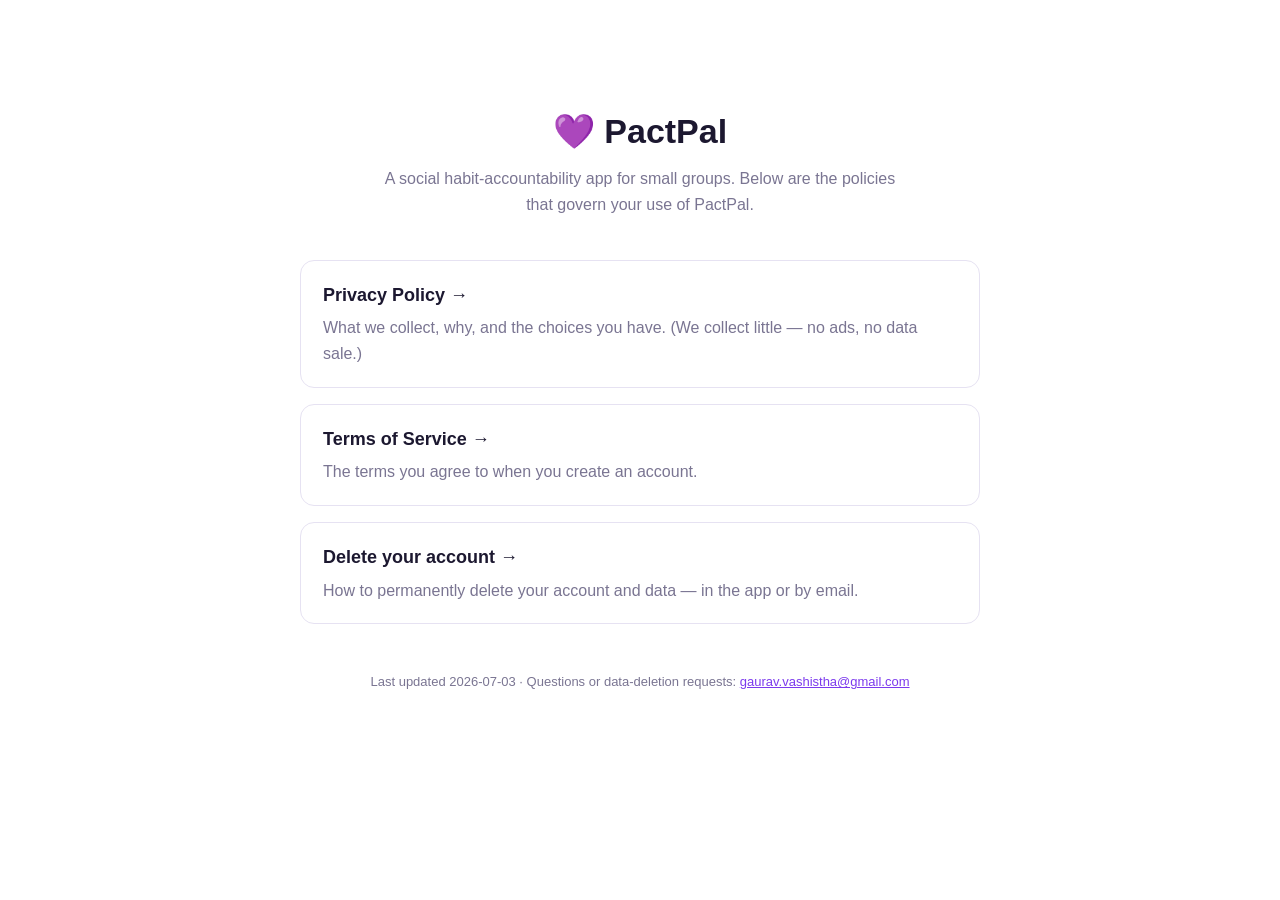
<file: index.html>
<!doctype html>
<html lang="en">
<head>
  <meta charset="utf-8">
  <meta name="viewport" content="width=device-width, initial-scale=1">
  <title>PactPal — Legal</title>
  <link rel="stylesheet" href="./style.css">
</head>
<body>
  <div class="wrap">
    <div class="hero">
      <h1>💜 PactPal</h1>
      <p>A social habit-accountability app for small groups. Below are the policies that govern your use of PactPal.</p>
    </div>
    <div class="cards">
      <a class="card" href="./privacy/">
        <h3>Privacy Policy →</h3>
        <p>What we collect, why, and the choices you have. (We collect little — no ads, no data sale.)</p>
      </a>
      <a class="card" href="./terms/">
        <h3>Terms of Service →</h3>
        <p>The terms you agree to when you create an account.</p>
      </a>
      <a class="card" href="./delete-account/">
        <h3>Delete your account →</h3>
        <p>How to permanently delete your account and data — in the app or by email.</p>
      </a>
    </div>
    <footer>
      Last updated 2026-07-03 · Questions or data-deletion requests:
      <a href="mailto:gaurav.vashistha@gmail.com">gaurav.vashistha@gmail.com</a>
    </footer>
  </div>
</body>
</html>
</file>
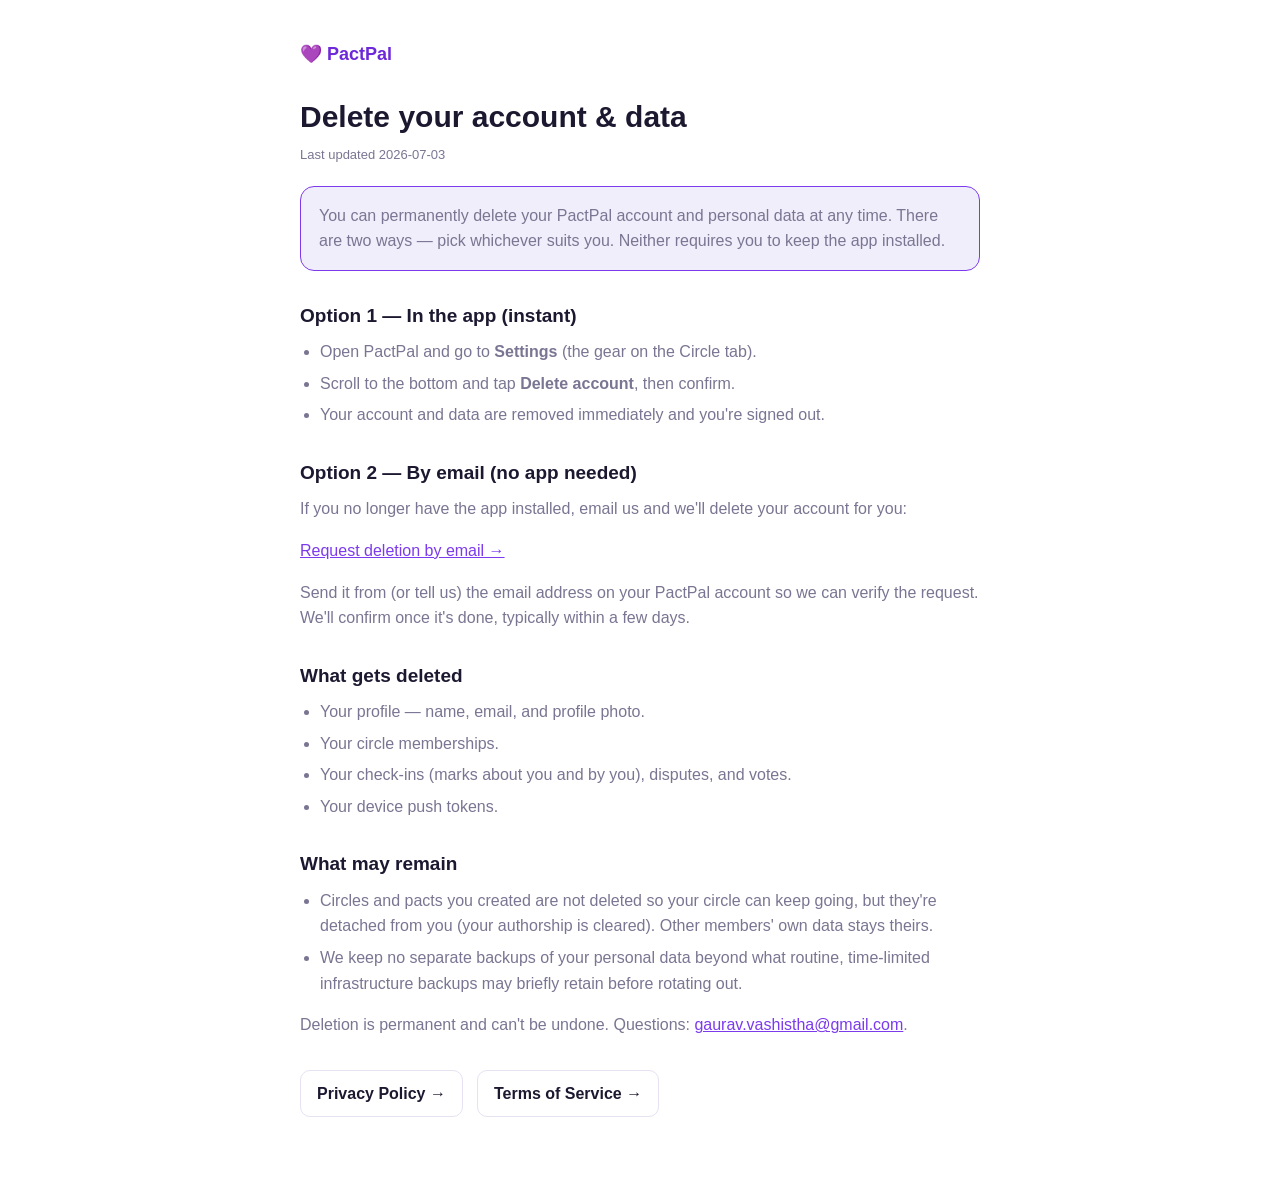
<file: delete-account/index.html>
<!doctype html>
<html lang="en">
<head>
  <meta charset="utf-8">
  <meta name="viewport" content="width=device-width, initial-scale=1">
  <title>PactPal — Delete Your Account</title>
  <link rel="stylesheet" href="../style.css">
</head>
<body>
  <div class="wrap">
    <header><a class="brand" href="../">💜 PactPal</a></header>
    <h1>Delete your account &amp; data</h1>
    <p class="updated">Last updated 2026-07-03</p>
    <p class="intro">You can permanently delete your PactPal account and personal data at any time. There are two ways — pick whichever suits you. Neither requires you to keep the app installed.</p>

    <h2>Option 1 — In the app (instant)</h2>
    <ul>
      <li>Open PactPal and go to <strong>Settings</strong> (the gear on the Circle tab).</li>
      <li>Scroll to the bottom and tap <strong>Delete account</strong>, then confirm.</li>
      <li>Your account and data are removed immediately and you're signed out.</li>
    </ul>

    <h2>Option 2 — By email (no app needed)</h2>
    <p>If you no longer have the app installed, email us and we'll delete your account for you:</p>
    <p>
      <a href="mailto:gaurav.vashistha@gmail.com?subject=PactPal%20account%20deletion%20request&amp;body=Please%20delete%20my%20PactPal%20account%20and%20all%20associated%20data.%0A%0AThe%20email%20address%20on%20my%20account%3A%20">
        Request deletion by email →
      </a>
    </p>
    <p>Send it from (or tell us) the email address on your PactPal account so we can verify the request. We'll confirm once it's done, typically within a few days.</p>

    <h2>What gets deleted</h2>
    <ul>
      <li>Your profile — name, email, and profile photo.</li>
      <li>Your circle memberships.</li>
      <li>Your check-ins (marks about you and by you), disputes, and votes.</li>
      <li>Your device push tokens.</li>
    </ul>

    <h2>What may remain</h2>
    <ul>
      <li>Circles and pacts you created are not deleted so your circle can keep going, but they're detached from you (your authorship is cleared). Other members' own data stays theirs.</li>
      <li>We keep no separate backups of your personal data beyond what routine, time-limited infrastructure backups may briefly retain before rotating out.</li>
    </ul>

    <p>Deletion is permanent and can't be undone. Questions: <a href="mailto:gaurav.vashistha@gmail.com">gaurav.vashistha@gmail.com</a>.</p>

    <div class="nav">
      <a href="../privacy/">Privacy Policy →</a>
      <a href="../terms/">Terms of Service →</a>
    </div>
  </div>
</body>
</html>
</file>
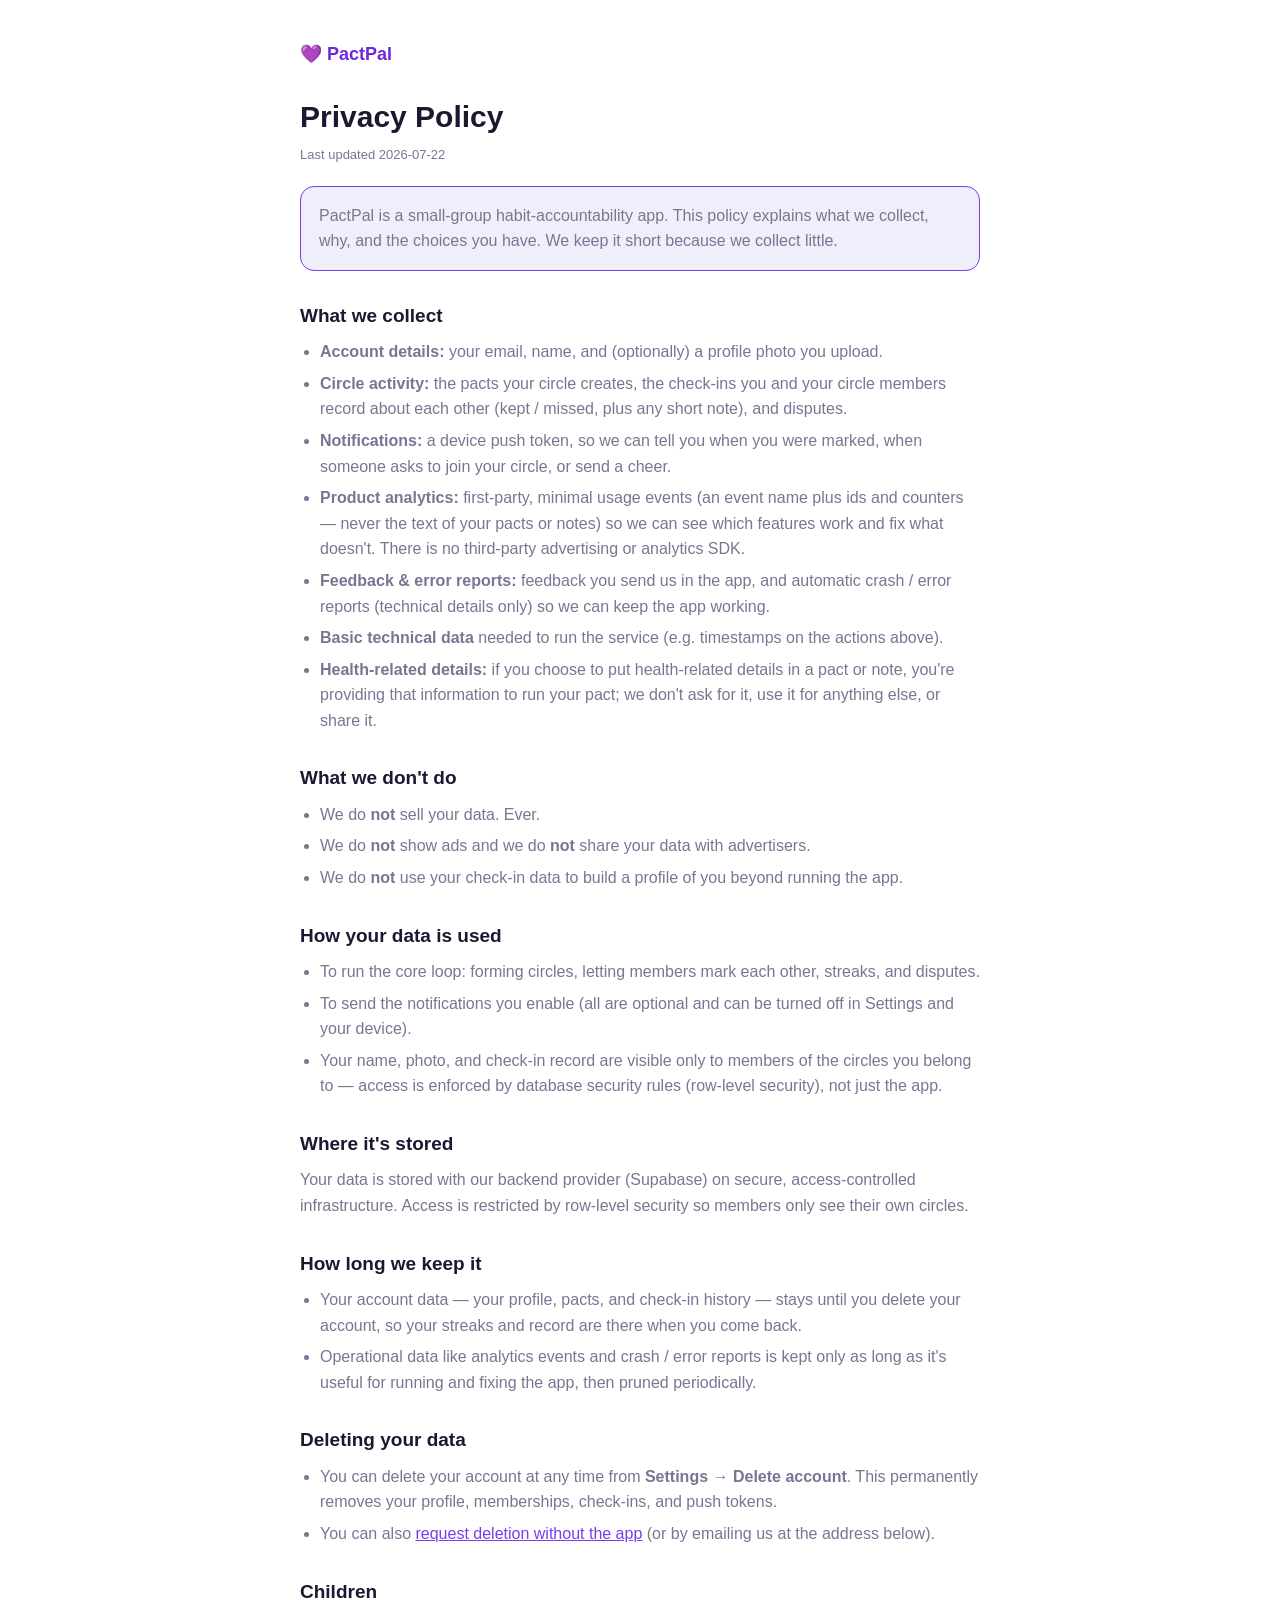
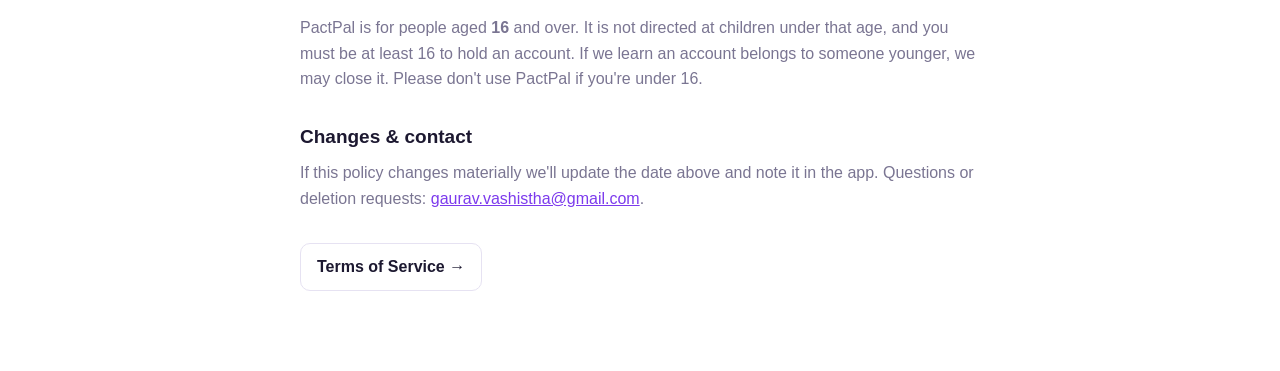
<file: privacy/index.html>
<!doctype html>
<html lang="en">
<head>
  <meta charset="utf-8">
  <meta name="viewport" content="width=device-width, initial-scale=1">
  <title>PactPal — Privacy Policy</title>
  <link rel="stylesheet" href="../style.css">
</head>
<body>
  <div class="wrap">
    <header><a class="brand" href="../">💜 PactPal</a></header>
    <h1>Privacy Policy</h1>
    <p class="updated">Last updated 2026-07-22</p>
    <p class="intro">PactPal is a small-group habit-accountability app. This policy explains what we collect, why, and the choices you have. We keep it short because we collect little.</p>

    <h2>What we collect</h2>
    <ul>
      <li><strong>Account details:</strong> your email, name, and (optionally) a profile photo you upload.</li>
      <li><strong>Circle activity:</strong> the pacts your circle creates, the check-ins you and your circle members record about each other (kept / missed, plus any short note), and disputes.</li>
      <li><strong>Notifications:</strong> a device push token, so we can tell you when you were marked, when someone asks to join your circle, or send a cheer.</li>
      <li><strong>Product analytics:</strong> first-party, minimal usage events (an event name plus ids and counters — never the text of your pacts or notes) so we can see which features work and fix what doesn't. There is no third-party advertising or analytics SDK.</li>
      <li><strong>Feedback &amp; error reports:</strong> feedback you send us in the app, and automatic crash / error reports (technical details only) so we can keep the app working.</li>
      <li><strong>Basic technical data</strong> needed to run the service (e.g. timestamps on the actions above).</li>
      <li><strong>Health-related details:</strong> if you choose to put health-related details in a pact or note, you're providing that information to run your pact; we don't ask for it, use it for anything else, or share it.</li>
    </ul>

    <h2>What we don't do</h2>
    <ul>
      <li>We do <strong>not</strong> sell your data. Ever.</li>
      <li>We do <strong>not</strong> show ads and we do <strong>not</strong> share your data with advertisers.</li>
      <li>We do <strong>not</strong> use your check-in data to build a profile of you beyond running the app.</li>
    </ul>

    <h2>How your data is used</h2>
    <ul>
      <li>To run the core loop: forming circles, letting members mark each other, streaks, and disputes.</li>
      <li>To send the notifications you enable (all are optional and can be turned off in Settings and your device).</li>
      <li>Your name, photo, and check-in record are visible only to members of the circles you belong to — access is enforced by database security rules (row-level security), not just the app.</li>
    </ul>

    <h2>Where it's stored</h2>
    <p>Your data is stored with our backend provider (Supabase) on secure, access-controlled infrastructure. Access is restricted by row-level security so members only see their own circles.</p>

    <h2>How long we keep it</h2>
    <ul>
      <li>Your account data — your profile, pacts, and check-in history — stays until you delete your account, so your streaks and record are there when you come back.</li>
      <li>Operational data like analytics events and crash / error reports is kept only as long as it's useful for running and fixing the app, then pruned periodically.</li>
    </ul>

    <h2>Deleting your data</h2>
    <ul>
      <li>You can delete your account at any time from <strong>Settings → Delete account</strong>. This permanently removes your profile, memberships, check-ins, and push tokens.</li>
      <li>You can also <a href="../delete-account/">request deletion without the app</a> (or by emailing us at the address below).</li>
    </ul>

    <h2>Children</h2>
    <p>PactPal is for people aged <strong>16</strong> and over. It is not directed at children under that age, and you must be at least 16 to hold an account. If we learn an account belongs to someone younger, we may close it. Please don't use PactPal if you're under 16.</p>

    <h2>Changes &amp; contact</h2>
    <p>If this policy changes materially we'll update the date above and note it in the app. Questions or deletion requests: <a href="mailto:gaurav.vashistha@gmail.com">gaurav.vashistha@gmail.com</a>.</p>

    <div class="nav"><a href="../terms/">Terms of Service →</a></div>
  </div>
</body>
</html>
</file>
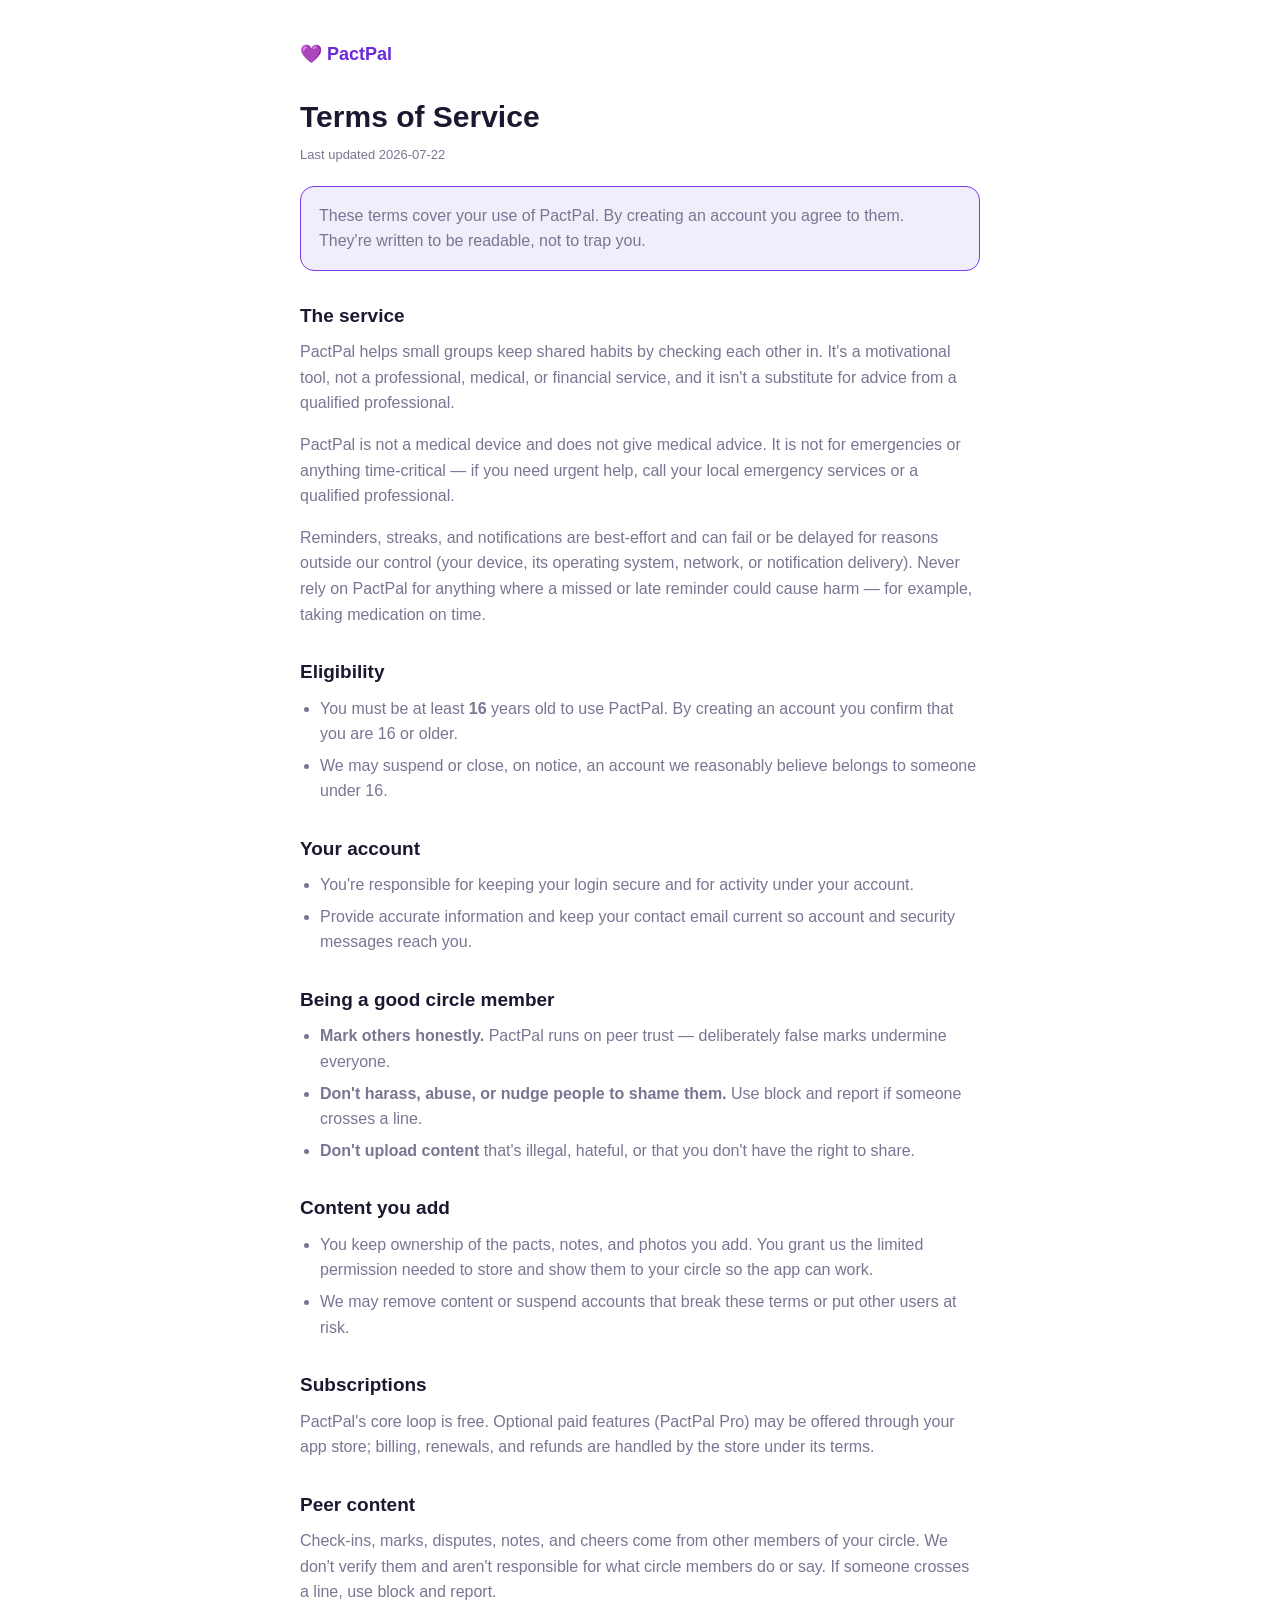
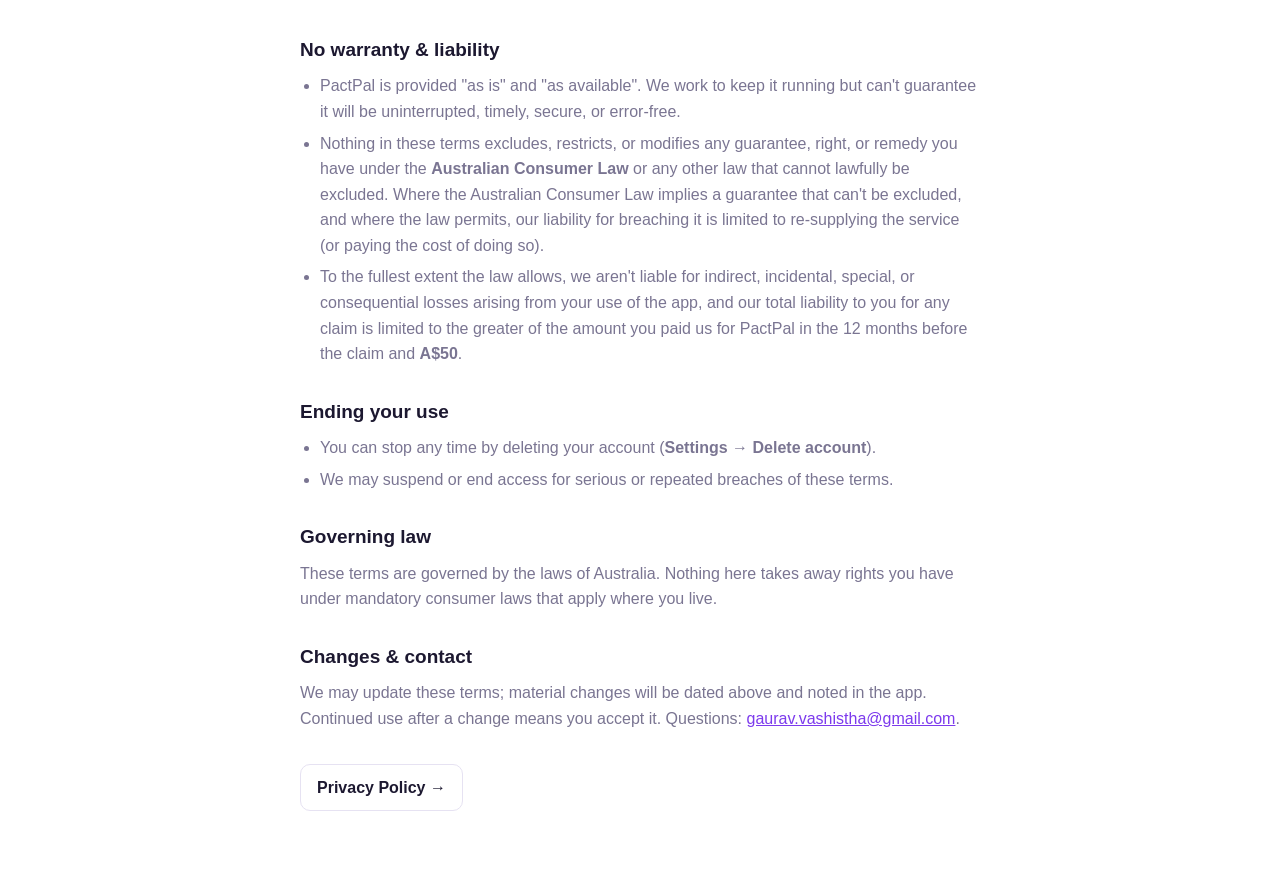
<file: terms/index.html>
<!doctype html>
<html lang="en">
<head>
  <meta charset="utf-8">
  <meta name="viewport" content="width=device-width, initial-scale=1">
  <title>PactPal — Terms of Service</title>
  <link rel="stylesheet" href="../style.css">
</head>
<body>
  <div class="wrap">
    <header><a class="brand" href="../">💜 PactPal</a></header>
    <h1>Terms of Service</h1>
    <p class="updated">Last updated 2026-07-22</p>
    <p class="intro">These terms cover your use of PactPal. By creating an account you agree to them. They're written to be readable, not to trap you.</p>

    <h2>The service</h2>
    <p>PactPal helps small groups keep shared habits by checking each other in. It's a motivational tool, not a professional, medical, or financial service, and it isn't a substitute for advice from a qualified professional.</p>
    <p>PactPal is not a medical device and does not give medical advice. It is not for emergencies or anything time-critical — if you need urgent help, call your local emergency services or a qualified professional.</p>
    <p>Reminders, streaks, and notifications are best-effort and can fail or be delayed for reasons outside our control (your device, its operating system, network, or notification delivery). Never rely on PactPal for anything where a missed or late reminder could cause harm — for example, taking medication on time.</p>

    <h2>Eligibility</h2>
    <ul>
      <li>You must be at least <strong>16</strong> years old to use PactPal. By creating an account you confirm that you are 16 or older.</li>
      <li>We may suspend or close, on notice, an account we reasonably believe belongs to someone under 16.</li>
    </ul>

    <h2>Your account</h2>
    <ul>
      <li>You're responsible for keeping your login secure and for activity under your account.</li>
      <li>Provide accurate information and keep your contact email current so account and security messages reach you.</li>
    </ul>

    <h2>Being a good circle member</h2>
    <ul>
      <li><strong>Mark others honestly.</strong> PactPal runs on peer trust — deliberately false marks undermine everyone.</li>
      <li><strong>Don't harass, abuse, or nudge people to shame them.</strong> Use block and report if someone crosses a line.</li>
      <li><strong>Don't upload content</strong> that's illegal, hateful, or that you don't have the right to share.</li>
    </ul>

    <h2>Content you add</h2>
    <ul>
      <li>You keep ownership of the pacts, notes, and photos you add. You grant us the limited permission needed to store and show them to your circle so the app can work.</li>
      <li>We may remove content or suspend accounts that break these terms or put other users at risk.</li>
    </ul>

    <h2>Subscriptions</h2>
    <p>PactPal's core loop is free. Optional paid features (PactPal Pro) may be offered through your app store; billing, renewals, and refunds are handled by the store under its terms.</p>

    <h2>Peer content</h2>
    <p>Check-ins, marks, disputes, notes, and cheers come from other members of your circle. We don't verify them and aren't responsible for what circle members do or say. If someone crosses a line, use block and report.</p>

    <h2>No warranty &amp; liability</h2>
    <ul>
      <li>PactPal is provided "as is" and "as available". We work to keep it running but can't guarantee it will be uninterrupted, timely, secure, or error-free.</li>
      <li>Nothing in these terms excludes, restricts, or modifies any guarantee, right, or remedy you have under the <strong>Australian Consumer Law</strong> or any other law that cannot lawfully be excluded. Where the Australian Consumer Law implies a guarantee that can't be excluded, and where the law permits, our liability for breaching it is limited to re-supplying the service (or paying the cost of doing so).</li>
      <li>To the fullest extent the law allows, we aren't liable for indirect, incidental, special, or consequential losses arising from your use of the app, and our total liability to you for any claim is limited to the greater of the amount you paid us for PactPal in the 12 months before the claim and <strong>A$50</strong>.</li>
    </ul>

    <h2>Ending your use</h2>
    <ul>
      <li>You can stop any time by deleting your account (<strong>Settings → Delete account</strong>).</li>
      <li>We may suspend or end access for serious or repeated breaches of these terms.</li>
    </ul>

    <h2>Governing law</h2>
    <p>These terms are governed by the laws of Australia. Nothing here takes away rights you have under mandatory consumer laws that apply where you live.</p>

    <h2>Changes &amp; contact</h2>
    <p>We may update these terms; material changes will be dated above and noted in the app. Continued use after a change means you accept it. Questions: <a href="mailto:gaurav.vashistha@gmail.com">gaurav.vashistha@gmail.com</a>.</p>

    <div class="nav"><a href="../privacy/">Privacy Policy →</a></div>
  </div>
</body>
</html>
</file>
<file: style.css>
:root {
  --bg: #ffffff;
  --surface: #f1eefb;
  --text: #1c1830;
  --muted: #7a7592;
  --primary: #7c3aed;
  --primary-dark: #6d28d9;
  --border: #e6e2f2;
}
@media (prefers-color-scheme: dark) {
  :root {
    --bg: #1a1726;
    --surface: #2a2640;
    --text: #ece9f6;
    --muted: #a9a3c2;
    --primary: #a78bfa;
    --primary-dark: #c4b5fd;
    --border: #3a3553;
  }
}
* { box-sizing: border-box; }
html { -webkit-text-size-adjust: 100%; }
body {
  margin: 0;
  background: var(--bg);
  color: var(--text);
  font: 16px/1.6 -apple-system, BlinkMacSystemFont, "Segoe UI", Roboto, Helvetica, Arial, sans-serif;
}
.wrap { max-width: 720px; margin: 0 auto; padding: 40px 20px 80px; }
header a.brand { display: inline-flex; align-items: center; gap: 8px; text-decoration: none; color: var(--primary-dark); font-weight: 800; font-size: 18px; }
h1 { font-size: 30px; font-weight: 800; margin: 24px 0 4px; }
.updated { color: var(--muted); font-size: 13px; margin: 0 0 20px; }
.intro { background: var(--surface); border: 1px solid var(--primary); border-radius: 14px; padding: 16px 18px; margin: 0 0 28px; }
h2 { font-size: 19px; font-weight: 800; margin: 30px 0 8px; }
p, li { color: var(--muted); }
h2 + p, h2 + ul { margin-top: 0; }
a { color: var(--primary); }
ul { padding-left: 20px; }
li { margin: 6px 0; }
.nav { margin: 32px 0 0; display: flex; gap: 14px; flex-wrap: wrap; }
.nav a { display: inline-block; padding: 10px 16px; border: 1px solid var(--border); border-radius: 10px; text-decoration: none; color: var(--text); font-weight: 600; }
.hero { text-align: center; padding: 40px 0 10px; }
.hero h1 { font-size: 34px; }
.hero p { max-width: 520px; margin: 8px auto 0; }
.cards { display: grid; gap: 16px; margin-top: 32px; }
.card { border: 1px solid var(--border); border-radius: 14px; padding: 20px 22px; text-decoration: none; color: var(--text); display: block; }
.card:hover { border-color: var(--primary); }
.card h3 { margin: 0 0 6px; font-size: 18px; }
.card p { margin: 0; }
footer { margin-top: 48px; color: var(--muted); font-size: 13px; text-align: center; }
</file>
